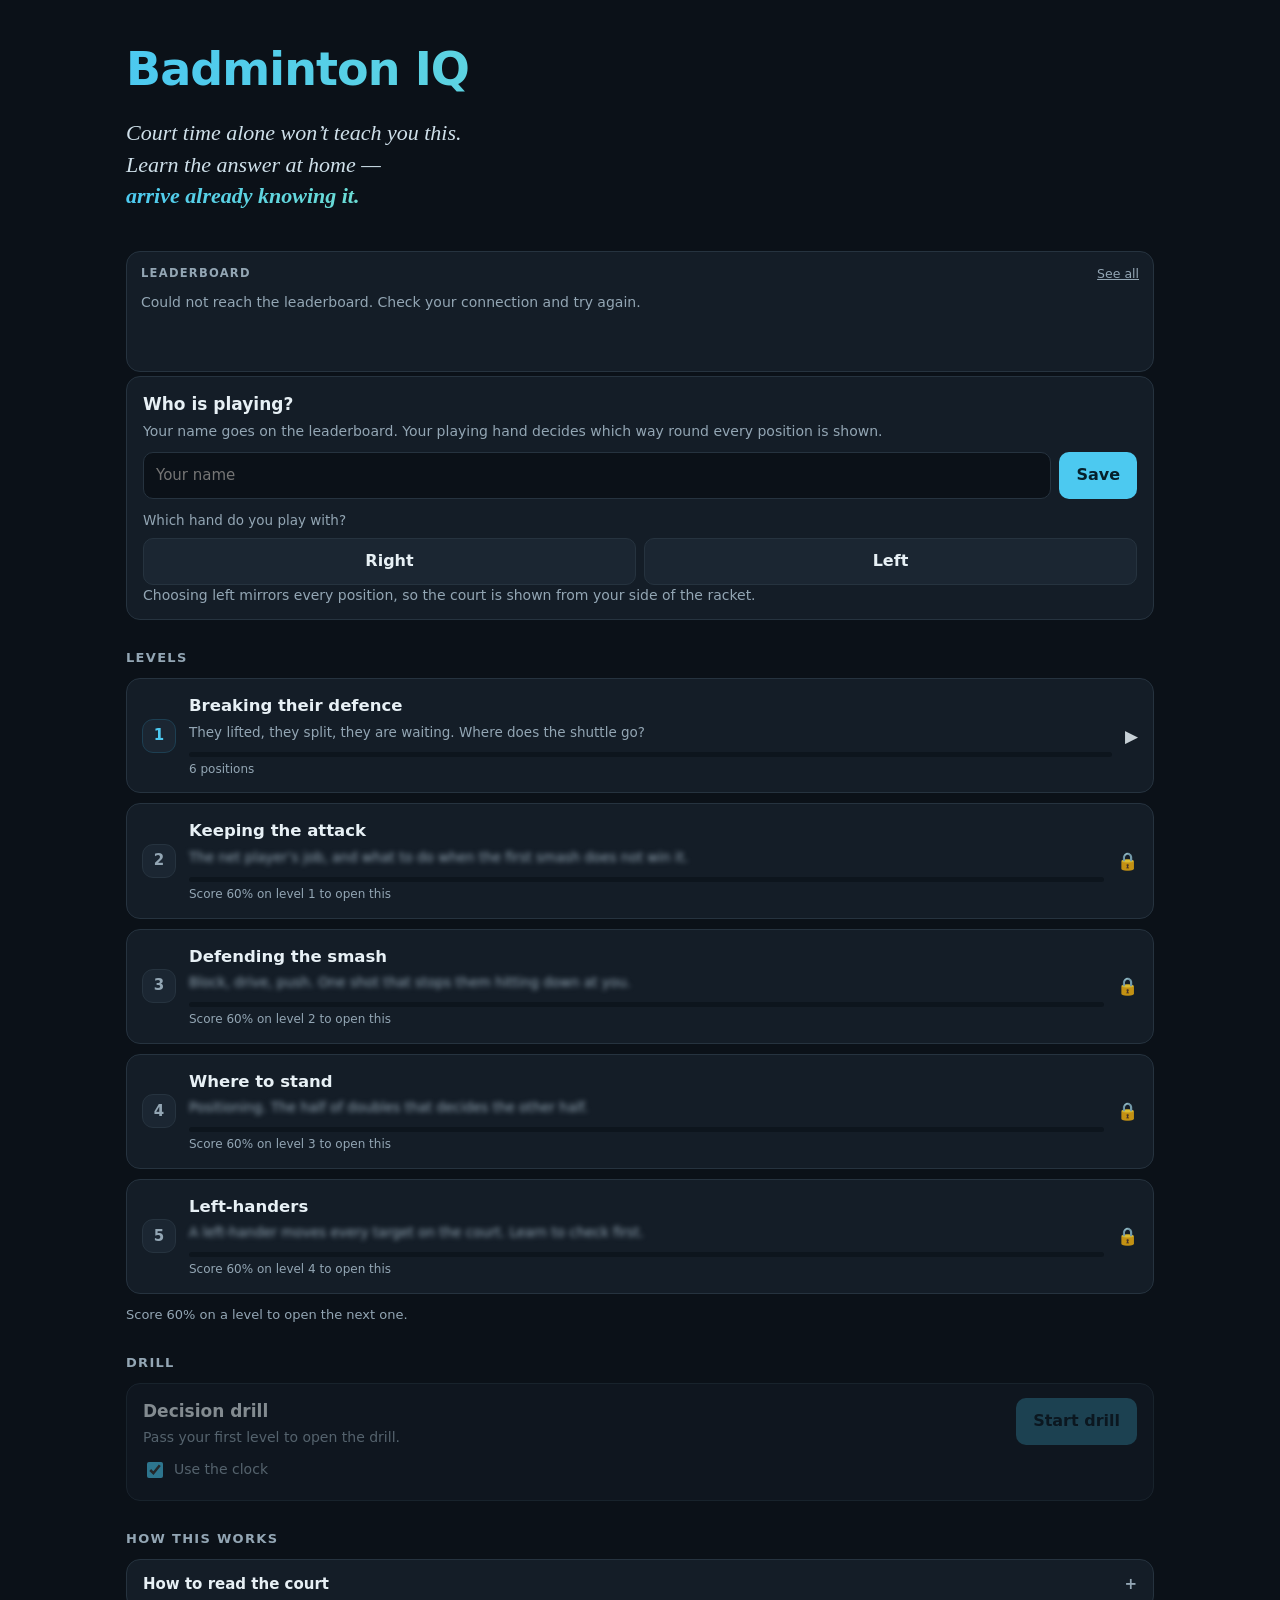
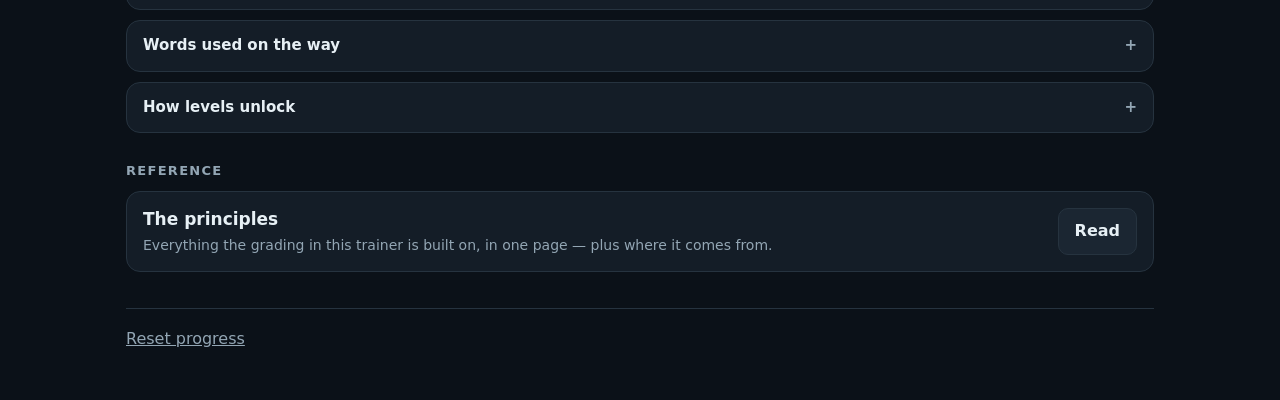
<file: games/badminton-iq/index.html>
<!DOCTYPE html>
<html lang="en">
<head>
<meta charset="UTF-8">
<meta name="viewport" content="width=device-width, initial-scale=1.0, viewport-fit=cover">
<meta name="theme-color" content="#0f1720">
<meta name="description" content="Badminton doubles tactics trainer — read the defence, pick a numbered target, learn why.">
<title>Badminton IQ</title>
<link rel="icon" href="data:image/svg+xml,%3Csvg xmlns='http://www.w3.org/2000/svg' viewBox='0 0 32 32'%3E%3Crect width='32' height='32' rx='7' fill='%230f1720'/%3E%3Ccircle cx='16' cy='11' r='4' fill='%23fff'/%3E%3Cpath d='M16 15 L10 27 M16 15 L22 27 M16 15 L16 28' stroke='%234cc9f0' stroke-width='2' stroke-linecap='round'/%3E%3C/svg%3E">
<link rel="stylesheet" href="style.css?v=9c462c9">
</head>
<body>

<div id="app">

  <!-- ================= HOME ================= -->
  <section id="screen-home" class="screen active">
    <header class="hero">
      <h1>Badminton&nbsp;IQ</h1>
      <p class="slogan">
        <span class="slogan-line">Court time alone won’t teach you this.</span>
        <span class="slogan-line">Learn the answer at home —</span>
        <span class="slogan-line accent">arrive already knowing it.</span>
      </p>
    </header>

    <!-- top three, rotating -->
    <div class="podium hidden" id="podium">
      <div class="podium-head">
        <span class="podium-title">Leaderboard</span>
        <button class="linkish podium-all" id="podium-all">See all</button>
      </div>
      <div class="podium-stage" id="podium-stage"></div>
      <div class="podium-dots" id="podium-dots"></div>
    </div>

    <div class="card name-card" id="name-card">
      <div class="card-body">
        <h3 id="name-heading">Who is playing?</h3>
        <p id="name-sub">Used to put your scores on the leaderboard. Stored on this device only.</p>
        <div id="name-edit-row">
          <div class="post-row hidden" id="name-row">
            <input type="text" id="home-name" maxlength="24" placeholder="Your name" autocomplete="nickname" spellcheck="false">
            <button class="btn primary" id="home-name-save">Save</button>
          </div>
          <div class="hand-pick">
            <span class="hand-label">Which hand do you play with?</span>
            <div class="hand-btns">
              <button class="hand-btn" data-hand="R">Right</button>
              <button class="hand-btn" data-hand="L">Left</button>
            </div>
          </div>
          <p class="hand-note">Choosing left mirrors every position, so the court is shown from your side of the racket.</p>
        </div>
      </div>
      <button class="btn hidden" id="home-name-change">Change</button>
    </div>

    <h2 class="section-head">Levels</h2>
    <div id="level-list" class="level-list"></div>
    <p class="unlock-note" id="unlock-note"></p>

    <h2 class="section-head">Drill</h2>
    <div class="card drill-card" id="drill-card">
      <div class="card-body">
        <h3>Decision drill</h3>
        <p id="drill-blurb">Ten random positions, ten seconds each. This is the one that builds speed — in a real rally the decision is made before the shuttle gets to you.</p>
        <label class="toggle">
          <input type="checkbox" id="drill-timer-toggle" checked>
          <span>Use the clock</span>
        </label>
      </div>
      <button class="btn primary" id="start-drill">Start drill</button>
    </div>

    <h2 class="section-head">How this works</h2>
    <details class="explainer">
      <summary>How to read the court</summary>
      <div class="explainer-body">
        <ul class="howto">
          <li><b>You are always at the bottom</b>, looking towards the net. Every instruction is written from that view, so "your left" means the left of the picture.</li>
          <li><b>Targets are numbered.</b> Tap a number to place your shot. The coaching afterwards refers to those same numbers, so there is never any confusion about whose left is whose.</li>
          <li><b>A solid ring is a place on the court. A dashed ring is a target on a person</b> — aiming at the hip they hold their racket next to, so they have no room to swing.</li>
          <li id="howto-hand"><b>The white pip on a player shows their racket side.</b> Facing you, a right-hander's racket is on your left. That single fact moves several targets, which is what the last level is about.</li>
        </ul>
      </div>
    </details>
    <details class="explainer" id="glossary-box">
      <summary>Words used on the way</summary>
      <div class="explainer-body">
        <dl class="glossary" id="glossary-list"></dl>
      </div>
    </details>
    <details class="explainer">
      <summary>How levels unlock</summary>
      <div class="explainer-body">
        <ul class="howto">
          <li><b>Score 60% on a level to open the next one.</b> Your best result on each position counts, so replaying a level to fix the ones you missed moves you forward.</li>
          <li><b>The decision drill opens once you have passed a level</b>, and only ever asks about levels you have unlocked.</li>
          <li><b>Every finished run goes on the leaderboard</b> — one board per level, plus an overall table that adds your best run of each level together.</li>
        </ul>
      </div>
    </details>

    <h2 class="section-head">Reference</h2>
    <div class="card">
      <div class="card-body">
        <h3>The principles</h3>
        <p>Everything the grading in this trainer is built on, in one page — plus where it comes from.</p>
      </div>
      <button class="btn" id="open-principles">Read</button>
    </div>

    <footer class="foot">
      <button class="linkish" id="reset-progress">Reset progress</button>
    </footer>
  </section>

  <!-- ================= TRAINER ================= -->
  <section id="screen-train" class="screen">
    <header class="topbar">
      <button class="icon-btn" id="train-back" aria-label="Back">‹</button>
      <span class="chip" id="q-progress">1 / 6</span>
      <span class="chip" id="q-chapter"></span>
      <span class="chip timer hidden" id="q-timer">10</span>
    </header>

    <div class="trainer">
      <div class="qhead">
        <h2 id="q-title"></h2>
        <p id="q-brief" class="brief"></p>
      </div>

      <div class="answer-bar" id="answer-bar">
        <div id="shot-row" class="shots"></div>
        <p class="prompt" id="q-prompt"></p>
      </div>

      <div class="court-wrap">
        <canvas id="court"></canvas>
        <div class="legend">
          <span><i class="dot you"></i>You</span>
          <span><i class="dot partner"></i>Partner</span>
          <span><i class="dot opp"></i>Opponents</span>
          <span><i class="dot target"></i>Numbered targets</span>
          <span class="legend-note">The white pip on a player is the side they hold the racket. A dashed target means aim at that person, not that spot.</span>
        </div>
      </div>

      <div id="feedback" class="feedback hidden">
        <div class="verdict-row">
          <span class="verdict" id="fb-verdict"></span>
          <span class="your-pick" id="fb-pick"></span>
        </div>
        <p id="fb-why"></p>
        <p class="outcome" id="fb-outcome"></p>
        <div class="best-box hidden" id="fb-best">
          <h4>The coached answer</h4>
          <p id="fb-best-text"></p>
        </div>
        <div class="key-box">
          <h4>Take this to the court</h4>
          <p id="fb-key"></p>
        </div>
        <button class="btn primary wide" id="next-btn">Next position</button>
      </div>
    </div>
  </section>

  <!-- ================= SUMMARY ================= -->
  <section id="screen-summary" class="screen">
    <header class="topbar">
      <button class="icon-btn" id="sum-back" aria-label="Back">‹</button>
      <span class="chip" id="sum-label"></span>
    </header>
    <div class="summary">
      <div class="score-ring" id="sum-score"></div>
      <p class="sum-line" id="sum-line"></p>

      <div class="post-box hidden" id="sum-post">
        <h4 id="post-heading">On the board</h4>
        <div class="post-row hidden" id="post-name-row">
          <input type="text" id="post-name" maxlength="24" placeholder="Your name" autocomplete="nickname" spellcheck="false">
          <button class="btn primary" id="post-btn">Save and post</button>
        </div>
        <p class="post-status" id="post-status"></p>
        <ol class="lb-list mini hidden" id="sum-board"></ol>
        <button class="btn hidden" id="sum-view-board">Full leaderboard</button>
      </div>

      <h3>Positions</h3>
      <ul class="sum-list" id="sum-list"></ul>
      <div id="sum-lessons"></div>
      <div class="sum-actions">
        <button class="btn primary" id="sum-again">Run it again</button>
        <button class="btn" id="sum-home">Back to chapters</button>
      </div>
    </div>
  </section>

  <!-- ================= LEADERBOARD ================= -->
  <section id="screen-leaderboard" class="screen">
    <header class="topbar">
      <button class="icon-btn" id="lb-back" aria-label="Back">‹</button>
      <span class="chip">Leaderboard</span>
      <button class="btn" id="lb-refresh">Refresh</button>
    </header>
    <div class="summary">
      <div class="lb-tabs" id="lb-tabs"></div>
      <div class="lb-filter" id="lb-hand"></div>
      <p class="sum-line" id="lb-caption"></p>
      <ol class="lb-list" id="lb-list"></ol>
      <p class="post-status" id="lb-status"></p>
    </div>
  </section>

  <!-- ================= PRINCIPLES ================= -->
  <section id="screen-principles" class="screen">
    <header class="topbar">
      <button class="icon-btn" id="prin-back" aria-label="Back">‹</button>
      <span class="chip">The principles</span>
    </header>
    <article class="prose">
      <h2>Attacking when they have lifted and spread out</h2>
      <p>They have lifted, they have spread out side-by-side, and they are balanced and waiting. The first thing to accept is that <strong>your smash is not supposed to win the rally</strong>. The pair hitting downwards has the advantage; your job is to force a reply weak enough that your partner at the net can finish it. Attacking is a sequence, not a single shot.</p>
      <ul>
        <li><strong>The gap between them is the default target.</strong> When they are each covering their own side, the middle is the biggest space — and a shuttle down the middle takes away their angles and creates a moment where neither is sure whose ball it is.</li>
        <li><strong>Aim at the hip on their racket side.</strong> For a right-hander that is the right hip, which sits on the <em>inside</em> of their body — so against a right-handed pair, jamming the body and hitting the middle are almost the same ball. There is no room to swing there, and they have to choose forehand or backhand with no time to do it.</li>
        <li><strong>Placement beats power.</strong> A three-quarter-power smash landing just inside the sideline does more damage than a full-power one hit straight at somebody's racket.</li>
        <li><strong>Straight before diagonal.</strong> A smash played diagonally is the longest shot on the court: it gives the defender the most time, gives you the least, and drags your partner away from the net, which is the position that makes your attack work at all.</li>
        <li><strong>From a back corner, do not smash.</strong> Off balance and not properly behind the shuttle, a full smash arrives slow and flat — exactly what a settled defence wants. Play three-quarter power or a drop, keep the attack, and get your feet back.</li>
        <li><strong>Change the speed, not the power.</strong> The third smash in a row is the one they are ready for. That is when a sliced drop into a front corner is worth more than anything hit hard.</li>
        <li><strong>Hit where the player just left.</strong> When one of them comes forward, the space behind them is open for exactly one shot. Take it.</li>
      </ul>

      <h2>Defending the smash</h2>
      <p>The habit is simple and both of you run it at once: <strong>lift, leave the net, spread out, and be balanced before their racket meets the shuttle</strong>. It is not a rotation to memorise — it is a shared trigger.</p>
      <ul>
        <li><strong>Taking the pace off, straight back, is the backbone.</strong> Shortest distance, least that can go wrong, and if it lands tight to the net they cannot hit down off it.</li>
        <li><strong>The flat shot into the middle of their court is what actually breaks them.</strong> They are in a front-and-back shape, so the space behind their net player is the biggest empty area on their court. A firm flat shot into it forces a lift and flips the rally — this is the shot good players use, not just survival.</li>
        <li><strong>Playing it diagonally across the net is the most intercepted shot in doubles.</strong> It travels slowly through exactly the area their net player is standing in.</li>
        <li><strong>Only hit back flat when you have the height.</strong> Against a steep smash you are contacting below the top of the net and the shuttle goes straight up. Against a slow, flat smash from the baseline, hit it back flat down the line and you have taken the attack.</li>
        <li><strong>Take body smashes on the backhand.</strong> Racket up and in front, thumb behind the grip, short punch, no swing. A jammed player who tries to swing pops it up.</li>
        <li><strong>Lift deep, or not at all.</strong> A lift keeps you defending; a short one makes their next smash steeper. Use it when you are stretched, not as a default.</li>
      </ul>

      <h2>Where to stand</h2>
      <ul>
        <li><strong>Side-by-side to defend, one-in-front-of-the-other to attack.</strong> Two players in a line cannot cover the width against a pair hitting down; two players side-by-side cannot finish a rally.</li>
        <li><strong>Whoever lifted takes their own side.</strong> They back away down the line of their own lift, and the partner takes the other half.</li>
        <li><strong>The net player follows the line of the smash.</strong> The most likely reply to any smash comes straight back down the same line — stand on it before it is played.</li>
        <li><strong>Both defenders move as one.</strong> Side-by-side is not two people standing still; when the shuttle goes to one side, the whole pair slides that way and the gap between you never opens.</li>
        <li><strong>Follow a good defensive shot forward.</strong> Whoever played it takes the net, the partner slides in behind. A good block admired from the middle of your own court is a good block wasted.</li>
      </ul>

      <h2>Left-handers</h2>
      <p>A left-hander moves every target on the court, and most players never check. Facing you, a right-hander's racket is on your left; a left-hander's is on your right.</p>
      <ul>
        <li><strong>Right-hander on your left, left-hander on your right:</strong> both rackets point away from the middle, so the gap between them is covered by two backhands. That is the softest target in doubles and it is there all rally.</li>
        <li><strong>Left-hander on your left, right-hander on your right:</strong> both rackets point into the middle. Leave the gap alone and attack the sidelines.</li>
      </ul>

      <h2>What this trainer can and cannot do</h2>
      <p>It builds recognition and decision speed — seeing the shape and knowing the answer before the shuttle arrives. That is genuinely half the problem, and it is the half you can train on a phone. The other half is your body producing the shot under pressure, and that only comes from feeding drills and half-court practice with a partner. Use this to know what you are trying to do; use the court to make it automatic.</p>

      <h2>Sources</h2>
      <ul class="sources">
        <li><a href="https://badmintonhouse.ca/blogs/news/badminton-doubles-attack-to-defense-rotation" target="_blank" rel="noopener">Badminton House — attack-to-defense rotation</a></li>
        <li><a href="https://badmintonhouse.ca/blogs/news/doubles-shot-placement-tactics" target="_blank" rel="noopener">Badminton House — doubles positioning and shot placement</a></li>
        <li><a href="https://www.joinshuttlelab.com/learn/badminton-doubles-defense" target="_blank" rel="noopener">Shuttle Lab — turning defence into attack</a></li>
        <li><a href="https://badmintonskills.com/badminton-doubles-tactics-positioning-rotation-and-communication-explained/" target="_blank" rel="noopener">BadmintonSkills — positioning, rotation and communication</a></li>
        <li><a href="https://badmintonpeak.com/en/blog/rotation-double-badminton-attaque-equipe" target="_blank" rel="noopener">Badminton Peak — three attacking rotation systems</a></li>
        <li><a href="https://www.wolfberg.net/badminton/Doubles%20Tactics%20Part%202.pdf" target="_blank" rel="noopener">Doubles tactics: attack &amp; defence (PDF)</a></li>
      </ul>
    </article>
  </section>

</div>

<script src="config.js?v=9c462c9"></script>
<script src="analytics.js?v=9c462c9"></script>
<script src="tactics.js?v=9c462c9"></script>
<script src="court.js?v=9c462c9"></script>
<script src="leaderboard.js?v=9c462c9"></script>
<script src="app.js?v=9c462c9"></script>
</body>
</html>
</file>
<file: games/badminton-iq/style.css>
/* ---------- Badminton IQ ---------- */
:root{
  --bg:#0b1118;
  --panel:#141d27;
  --panel-2:#1b2632;
  --line:#26333f;
  --text:#e7f0f5;
  --muted:#93a6b4;
  --accent:#4cc9f0;
  --accent-dim:#1d3f52;
  --good:#5fd68a;
  --ok:#6fb7ff;
  --risky:#ffc457;
  --bad:#ff6b6b;
  --radius:14px;
}

*{box-sizing:border-box;}
html,body{margin:0;padding:0;}
body{
  background:var(--bg);
  color:var(--text);
  font:16px/1.55 ui-sans-serif,system-ui,-apple-system,"Segoe UI",Roboto,sans-serif;
  -webkit-font-smoothing:antialiased;
  padding-bottom:env(safe-area-inset-bottom);
}
#app{max-width:1060px;margin:0 auto;padding:0 16px 48px;}

.screen{display:none;}
.screen.active{display:block;}

/* ---------- home ---------- */
.hero{padding:34px 0 18px;}
.hero h1{
  margin:0;font-size:clamp(30px,8vw,46px);letter-spacing:-0.02em;font-weight:800;
  background:linear-gradient(95deg,#4cc9f0,#7ee8c3);
  -webkit-background-clip:text;background-clip:text;color:transparent;
}
.tagline{margin:8px 0 0;color:var(--muted);max-width:52ch;}


.section-head{
  font-size:13px;text-transform:uppercase;letter-spacing:.1em;color:var(--muted);
  margin:28px 0 10px;font-weight:700;
}

.card-list{display:grid;gap:10px;}
.card{
  display:flex;align-items:center;gap:14px;
  background:var(--panel);border:1px solid var(--line);border-radius:var(--radius);
  padding:14px 16px;
}
.card-body{flex:1;min-width:0;}
.card h3{margin:0 0 3px;font-size:17px;}
.card p{margin:0;color:var(--muted);font-size:14px;}
.card .meter{margin-top:9px;height:5px;background:#0d151d;border-radius:3px;overflow:hidden;}
.card .meter i{display:block;height:100%;background:linear-gradient(90deg,var(--accent),var(--good));}
.card .meter-label{font-size:12px;color:var(--muted);margin-top:5px;}
.drill-card{align-items:flex-start;flex-wrap:wrap;}

.toggle{display:inline-flex;align-items:center;gap:8px;margin-top:10px;font-size:14px;color:var(--muted);cursor:pointer;}
.toggle input{accent-color:var(--accent);width:16px;height:16px;}

.btn{
  background:var(--panel-2);color:var(--text);border:1px solid var(--line);
  border-radius:10px;padding:10px 16px;font:inherit;font-weight:600;cursor:pointer;
  white-space:nowrap;
}
.btn:hover{border-color:var(--accent);}
.btn.primary{background:var(--accent);color:#06202b;border-color:transparent;}
.btn.primary:hover{filter:brightness(1.08);}
.btn.wide{width:100%;margin-top:14px;}
.btn:disabled{opacity:.45;cursor:default;}
.linkish{background:none;border:0;color:var(--muted);font:inherit;text-decoration:underline;cursor:pointer;padding:0;}
.foot{margin-top:36px;padding-top:18px;border-top:1px solid var(--line);}

/* ---------- topbar ---------- */
.topbar{display:flex;align-items:center;gap:8px;padding:16px 0 10px;flex-wrap:wrap;}
.icon-btn{
  background:var(--panel);border:1px solid var(--line);color:var(--text);
  width:34px;height:34px;border-radius:10px;font-size:20px;line-height:1;cursor:pointer;
}
.icon-btn:hover{border-color:var(--accent);}
.chip{
  background:var(--panel);border:1px solid var(--line);border-radius:999px;
  padding:5px 11px;font-size:12px;color:var(--muted);font-weight:600;
  letter-spacing:.03em;
}
.chip.timer{color:var(--accent);border-color:var(--accent-dim);min-width:38px;text-align:center;}
.chip.timer.low{color:var(--bad);border-color:#4a2530;}
.hidden{display:none !important;}

/* ---------- trainer ---------- */
.trainer{display:grid;grid-template-columns:1fr;gap:14px;align-items:start;}
.qhead,.answer-bar,.feedback,.court-wrap{
  background:var(--panel);border:1px solid var(--line);border-radius:var(--radius);
}
.qhead{padding:14px 16px;}
@media(max-width:879px){.qhead{padding:12px 14px;}.qhead h2{font-size:18px;}.brief{font-size:14.5px;}.answer-bar{padding:11px 14px;}}
.qhead h2{margin:0 0 6px;font-size:20px;letter-spacing:-0.01em;}
.brief{margin:0;color:#c3d3de;font-size:15px;}
.answer-bar{padding:13px 16px;}

.court-wrap{padding:10px;display:flex;flex-direction:column;align-items:center;}
#court{display:block;border-radius:8px;touch-action:manipulation;cursor:crosshair;max-width:100%;}
.legend{
  display:flex;gap:12px;flex-wrap:wrap;justify-content:center;
  margin-top:9px;font-size:11.5px;color:var(--muted);
}
.legend span{display:inline-flex;align-items:center;gap:5px;}
.legend .dot{width:9px;height:9px;border-radius:50%;display:inline-block;}
.dot.you{background:#4cc9f0;} .dot.partner{background:#7ee8c3;} .dot.opp{background:#ff8f6b;}
.dot.target{background:transparent;border:1.5px dashed rgba(255,255,255,.55);}
.legend-note{flex-basis:100%;justify-content:center;text-align:center;opacity:.8;}

.shots{display:flex;flex-wrap:wrap;gap:8px;}
.shots:not(:empty){margin-bottom:9px;}
.shot-btn{
  background:var(--panel-2);border:1px solid var(--line);color:var(--text);
  border-radius:10px;padding:9px 13px;font:inherit;font-weight:600;font-size:14px;cursor:pointer;
}
.shot-btn:hover{border-color:var(--accent);}
.shot-btn.on{background:var(--accent);color:#06202b;border-color:transparent;}
.shot-btn.done{opacity:.4;cursor:default;}
.shot-btn.on.done{opacity:1;}

.prompt{margin:0;color:var(--muted);font-size:14px;min-height:21px;}
.prompt.hint{color:var(--accent);}
.prompt:empty{min-height:0;}

@media(min-width:880px){
  .trainer{grid-template-columns:minmax(280px,400px) 1fr;grid-template-rows:auto auto 1fr;}
  .qhead,.answer-bar,.feedback{align-self:start;}
  .court-wrap{grid-column:1;grid-row:1 / span 3;position:sticky;top:14px;}
  .qhead{grid-column:2;grid-row:1;}
  .answer-bar{grid-column:2;grid-row:2;}
  .feedback{grid-column:2;grid-row:3;}
}

/* ---------- feedback ---------- */
.feedback{padding:15px 16px 17px;}
.verdict-row{display:flex;align-items:center;gap:10px;flex-wrap:wrap;margin-bottom:8px;}
.verdict{
  font-weight:800;font-size:13px;letter-spacing:.08em;text-transform:uppercase;
  padding:5px 11px;border-radius:999px;border:1px solid currentColor;
}
.verdict.v3{color:var(--good);} .verdict.v2{color:var(--ok);}
.verdict.v1{color:var(--risky);} .verdict.v0{color:var(--bad);}
.your-pick{font-size:13px;color:var(--muted);}
.feedback p{margin:0 0 10px;font-size:15px;}
.outcome{color:var(--muted);font-style:italic;}
.best-box,.key-box{
  background:var(--panel-2);border:1px solid var(--line);border-radius:10px;
  padding:11px 13px;margin-bottom:10px;
}
.best-box{border-left:3px solid var(--good);}
.key-box{border-left:3px solid var(--accent);}
.best-box h4,.key-box h4{
  margin:0 0 5px;font-size:11.5px;text-transform:uppercase;letter-spacing:.09em;color:var(--muted);
}
.best-box p,.key-box p{margin:0;font-size:14.5px;}

/* ---------- summary ---------- */
.summary{background:var(--panel);border:1px solid var(--line);border-radius:var(--radius);padding:22px 18px;}
.score-ring{font-size:44px;font-weight:800;letter-spacing:-0.02em;}
.score-ring small{font-size:17px;color:var(--muted);font-weight:600;}
.sum-line{color:var(--muted);margin:2px 0 20px;}
.summary h3{font-size:13px;text-transform:uppercase;letter-spacing:.1em;color:var(--muted);margin:20px 0 10px;}
.sum-list{list-style:none;padding:0;margin:0;display:grid;gap:7px;}
.sum-list li{
  display:flex;align-items:center;gap:10px;background:var(--panel-2);
  border:1px solid var(--line);border-radius:10px;padding:9px 12px;font-size:14.5px;
}
.sum-list .pip{width:9px;height:9px;border-radius:50%;flex:none;}
.sum-list .sc{margin-left:auto;font-size:12px;color:var(--muted);font-weight:600;}
.lesson{
  background:var(--panel-2);border:1px solid var(--line);border-left:3px solid var(--accent);
  border-radius:10px;padding:11px 13px;margin-bottom:8px;font-size:14.5px;
}
.lesson b{display:block;font-size:12px;color:var(--muted);text-transform:uppercase;letter-spacing:.07em;margin-bottom:4px;font-weight:700;}
.sum-actions{display:flex;gap:10px;flex-wrap:wrap;margin-top:22px;}

/* ---------- prose ---------- */
.prose{max-width:66ch;padding-bottom:20px;}
.prose h2{font-size:20px;margin:30px 0 8px;letter-spacing:-0.01em;}
.prose h2:first-child{margin-top:8px;}
.prose p{color:#c3d3de;}
.prose ul{padding-left:20px;color:#c3d3de;}
.prose li{margin-bottom:9px;}
.prose strong{color:var(--text);}
.prose a{color:var(--accent);}
.sources li{margin-bottom:6px;font-size:14.5px;}

/* ---------- explainers on the home screen ---------- */
.explainer{
  background:var(--panel);border:1px solid var(--line);border-radius:var(--radius);
  margin-bottom:10px;overflow:hidden;
}
.explainer summary{
  padding:13px 16px;cursor:pointer;font-weight:600;font-size:15px;list-style:none;
}
.explainer summary::-webkit-details-marker{display:none;}
.explainer summary::after{content:'+';float:right;color:var(--muted);font-weight:700;}
.explainer[open] summary::after{content:'–';}
.explainer summary:hover{color:var(--accent);}
.explainer-body{padding:0 16px 14px;border-top:1px solid var(--line);padding-top:12px;}
.howto{margin:0;padding-left:18px;color:#c3d3de;font-size:14.5px;}
.howto li{margin-bottom:9px;}
.howto b{color:var(--text);}
.glossary{margin:0;font-size:14.5px;}
.glossary dt{font-weight:700;color:var(--text);margin-top:11px;}
.glossary dt:first-child{margin-top:0;}
.glossary dd{margin:2px 0 0;color:#c3d3de;padding-left:0;}

/* ---------- posting a score ---------- */
.post-box{
  background:var(--panel-2);border:1px solid var(--line);border-left:3px solid var(--accent);
  border-radius:10px;padding:13px;margin:6px 0 18px;
}
.post-box h4{
  margin:0 0 9px;font-size:11.5px;text-transform:uppercase;letter-spacing:.09em;color:var(--muted);
}
.post-row{display:flex;gap:8px;flex-wrap:wrap;}
.post-row input{
  flex:1 1 150px;min-width:0;background:var(--bg);color:var(--text);
  border:1px solid var(--line);border-radius:10px;padding:10px 12px;font:inherit;font-size:15px;
}
.post-row input:focus{outline:none;border-color:var(--accent);}
.post-status{margin:9px 0 0;font-size:13.5px;color:var(--muted);min-height:18px;}
.post-status.good{color:var(--good);}
.post-status.bad{color:var(--bad);}

/* ---------- leaderboard ---------- */
.lb-list{list-style:none;padding:0;margin:0 0 4px;display:grid;gap:7px;counter-reset:lb;}
.lb-row{
  display:flex;align-items:center;gap:11px;background:var(--panel-2);
  border:1px solid var(--line);border-radius:10px;padding:10px 13px;font-size:15px;
}
.lb-row.lb-top{border-color:var(--accent-dim);}
.lb-rank{
  flex:none;width:24px;height:24px;border-radius:50%;background:var(--bg);
  display:grid;place-items:center;font-size:12.5px;font-weight:700;color:var(--muted);
}
.lb-top .lb-rank{background:var(--accent);color:#06202b;}
.lb-name{flex:1;min-width:0;overflow:hidden;text-overflow:ellipsis;white-space:nowrap;font-weight:600;}
.lb-pct{font-weight:700;color:var(--accent);}
.lb-pts{font-size:12.5px;color:var(--muted);min-width:46px;text-align:right;}

/* ---------- who is playing ---------- */
.name-card{align-items:flex-start;flex-wrap:wrap;}
.name-card .post-row{margin-top:10px;}
.name-card .post-row.hidden{display:none;}

/* ---------- board selector ---------- */
.lb-tabs{display:flex;gap:7px;flex-wrap:wrap;margin-bottom:14px;}
.lb-tab{
  background:var(--panel-2);border:1px solid var(--line);color:var(--muted);
  border-radius:999px;padding:7px 13px;font:inherit;font-weight:600;font-size:13px;cursor:pointer;
}
.lb-tab:hover{border-color:var(--accent);color:var(--text);}
.lb-tab.on{background:var(--accent);color:#06202b;border-color:transparent;}

/* ---------- your own row, and the board shown after a run ---------- */
.lb-row.lb-you{border-color:var(--accent);background:rgba(76,201,240,0.10);}
.lb-tag{
  font-style:normal;font-size:10.5px;font-weight:700;letter-spacing:.07em;
  text-transform:uppercase;color:#06202b;background:var(--accent);
  border-radius:4px;padding:1px 5px;margin-left:6px;vertical-align:1px;
}
.lb-list.mini{margin-top:11px;}
.lb-list.mini .lb-row{padding:8px 11px;font-size:14px;}
.post-box .btn{margin-top:11px;}

/* ============================================================
   Home: slogan, podium, levels
   ============================================================ */
.slogan{
  margin:12px 0 0;max-width:34ch;
  font-family:Georgia,"Times New Roman",serif;font-style:italic;
  font-size:clamp(17px,4.6vw,22px);line-height:1.42;color:#cfe0ea;
}
.slogan-line{display:block;opacity:0;transform:translateY(8px);
  animation:slogan-in .65s cubic-bezier(.2,.7,.3,1) forwards;}
.slogan-line:nth-child(1){animation-delay:.05s;}
.slogan-line:nth-child(2){animation-delay:.22s;}
.slogan-line:nth-child(3){animation-delay:.39s;}
.slogan-line.accent{
  background:linear-gradient(95deg,#4cc9f0,#7ee8c3);
  -webkit-background-clip:text;background-clip:text;color:transparent;font-weight:600;
}
@keyframes slogan-in{to{opacity:1;transform:none;}}

/* ---------- top three ---------- */
.podium{
  margin:22px 0 4px;background:var(--panel);border:1px solid var(--line);
  border-radius:var(--radius);padding:12px 14px 13px;overflow:hidden;
}
.podium-head{display:flex;align-items:center;justify-content:space-between;margin-bottom:9px;}
.podium-title{
  font-size:11.5px;text-transform:uppercase;letter-spacing:.11em;color:var(--muted);font-weight:700;
}
.podium-all{font-size:12.5px;}
.podium-stage{min-height:56px;cursor:pointer;}
.podium-slide{
  display:flex;align-items:center;gap:13px;
  opacity:0;transform:translateX(26px);
}
.podium-slide.in{animation:slide-in .55s cubic-bezier(.2,.7,.3,1) forwards;}
@keyframes slide-in{to{opacity:1;transform:none;}}
.podium-slide.empty{
  display:block;color:var(--muted);font-size:14px;line-height:1.5;transform:none;opacity:1;
}
.podium-medal{font-size:30px;line-height:1;filter:saturate(1.15);
  animation:medal-pop .6s cubic-bezier(.2,1.5,.4,1) both;}
@keyframes medal-pop{from{transform:scale(.4) rotate(-18deg);}to{transform:none;}}
.podium-who{flex:1;min-width:0;display:flex;flex-direction:column;gap:2px;}
.podium-who b{font-size:18px;overflow:hidden;text-overflow:ellipsis;white-space:nowrap;}
.podium-who small{color:var(--muted);font-size:12.5px;}
.podium-score{display:flex;flex-direction:column;align-items:flex-end;line-height:1.1;}
.podium-score b{font-size:24px;color:var(--accent);}
.podium-score small{color:var(--muted);font-size:11px;text-transform:uppercase;letter-spacing:.07em;}
.podium-slide.mine .podium-who b{color:var(--accent);}
.podium-dots{display:flex;gap:6px;justify-content:center;margin-top:10px;}
.podium-dot{
  width:7px;height:7px;padding:0;border-radius:50%;cursor:pointer;
  background:var(--line);border:0;transition:background .25s,width .25s;
}
.podium-dot.on{background:var(--accent);width:18px;border-radius:4px;}

/* ---------- levels ---------- */
.level-list{display:grid;gap:10px;}
.level{
  display:flex;align-items:center;gap:13px;width:100%;text-align:left;
  background:var(--panel);border:1px solid var(--line);border-radius:var(--radius);
  padding:14px 15px;font:inherit;color:inherit;cursor:pointer;
  opacity:0;transform:translateY(12px);
  animation:level-in .5s cubic-bezier(.2,.7,.3,1) forwards;
  animation-delay:calc(var(--i) * 70ms + 120ms);
  transition:border-color .18s, transform .18s;
}
@keyframes level-in{to{opacity:1;transform:none;}}
.level:hover{border-color:var(--accent);transform:translateY(-2px);}
.level-num{
  flex:none;width:34px;height:34px;border-radius:11px;display:grid;place-items:center;
  font-weight:800;font-size:15px;background:var(--panel-2);color:var(--muted);
  border:1px solid var(--line);
}
.level-body{flex:1;min-width:0;display:flex;flex-direction:column;gap:3px;}
.level-name{font-weight:700;font-size:16.5px;}
.level-blurb{color:var(--muted);font-size:13.5px;}
.level-meta{color:var(--muted);font-size:12px;}
.level .meter{margin-top:6px;height:5px;background:#0d151d;border-radius:3px;overflow:hidden;}
.level .meter i{
  display:block;height:100%;background:linear-gradient(90deg,var(--accent),var(--good));
  transition:width .7s cubic-bezier(.2,.7,.3,1);
}
.level-state{font-size:17px;flex:none;opacity:.85;}

.level.open .level-num,.level.started .level-num{color:var(--accent);border-color:var(--accent-dim);}
.level.passed .level-num{background:var(--good);color:#062514;border-color:transparent;}
.level.passed .level-state{color:var(--good);}
.level.locked{opacity:.5;cursor:not-allowed;}
.level.locked:hover{border-color:var(--line);transform:none;}
.level.locked .level-blurb{filter:blur(2.5px);user-select:none;}

.level.shake{animation:shake .4s;}
@keyframes shake{
  10%,90%{transform:translateX(-2px);} 20%,80%{transform:translateX(4px);}
  30%,50%,70%{transform:translateX(-6px);} 40%,60%{transform:translateX(6px);}
}
.level.just-unlocked{animation:level-in .5s forwards, unlocked 1.5s .5s ease-out;}
@keyframes unlocked{
  0%{box-shadow:0 0 0 0 rgba(76,201,240,.55);}
  60%{box-shadow:0 0 0 12px rgba(76,201,240,0);}
  100%{box-shadow:0 0 0 0 rgba(76,201,240,0);}
}

.unlock-note{color:var(--muted);font-size:13px;margin:11px 0 0;}
.locked-card{opacity:.55;}

/* Motion is decoration here; anyone who asks for less should get the page
   without any of it, fully legible and in its final position. */
@media(prefers-reduced-motion:reduce){
  .slogan-line,.level,.podium-slide,.podium-medal,.level.just-unlocked{
    animation:none !important;opacity:1 !important;transform:none !important;
  }
  .level .meter i{transition:none;}
  .level.shake{animation:none;}
}

/* ---------- which hand you play with ---------- */
.hand-pick{margin-top:11px;}
.hand-label{display:block;font-size:13.5px;color:var(--muted);margin-bottom:7px;}
.hand-btns{display:flex;gap:8px;}
.hand-btn{
  flex:1 1 0;background:var(--panel-2);border:1px solid var(--line);color:var(--text);
  border-radius:10px;padding:10px 14px;font:inherit;font-weight:600;cursor:pointer;
  transition:background .18s,border-color .18s,color .18s;
}
.hand-btn:hover{border-color:var(--accent);}
.hand-btn.on{background:var(--accent);color:#06202b;border-color:transparent;}
.hand-note{margin:9px 0 0;font-size:12.5px;color:var(--muted);line-height:1.45;}

/* ---------- leaderboard handedness filter ---------- */
.lb-filter{display:flex;gap:7px;flex-wrap:wrap;margin:-4px 0 14px;}
.lb-chip{
  background:transparent;border:1px solid var(--line);color:var(--muted);
  border-radius:999px;padding:5px 11px;font:inherit;font-weight:600;font-size:12px;cursor:pointer;
}
.lb-chip:hover{border-color:var(--accent);color:var(--text);}
.lb-chip.on{background:var(--panel-2);border-color:var(--accent);color:var(--accent);}
</file>
